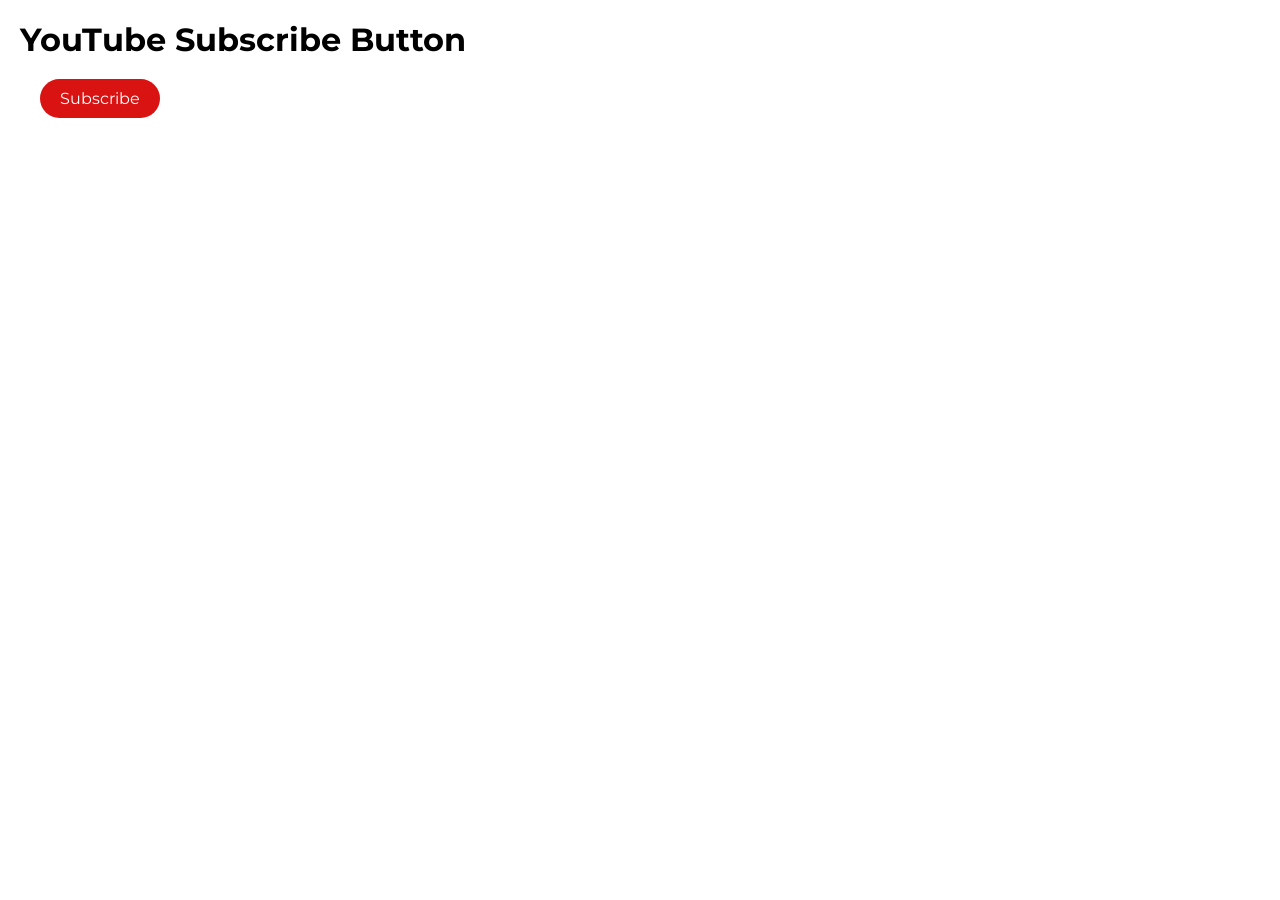
<file: 10-dom-projects/index.html>
<!DOCTYPE html>
<html>

<head>
  <title>DOM Project</title>
  <link rel="stylesheet" href="style.css">
</head>

<body>
  <h1>YouTube Subscribe Button</h1>
  <button class="subscribe-btn">Subscribe</button>

  <script src="script.js"></script>
</body>

</html>
</file>
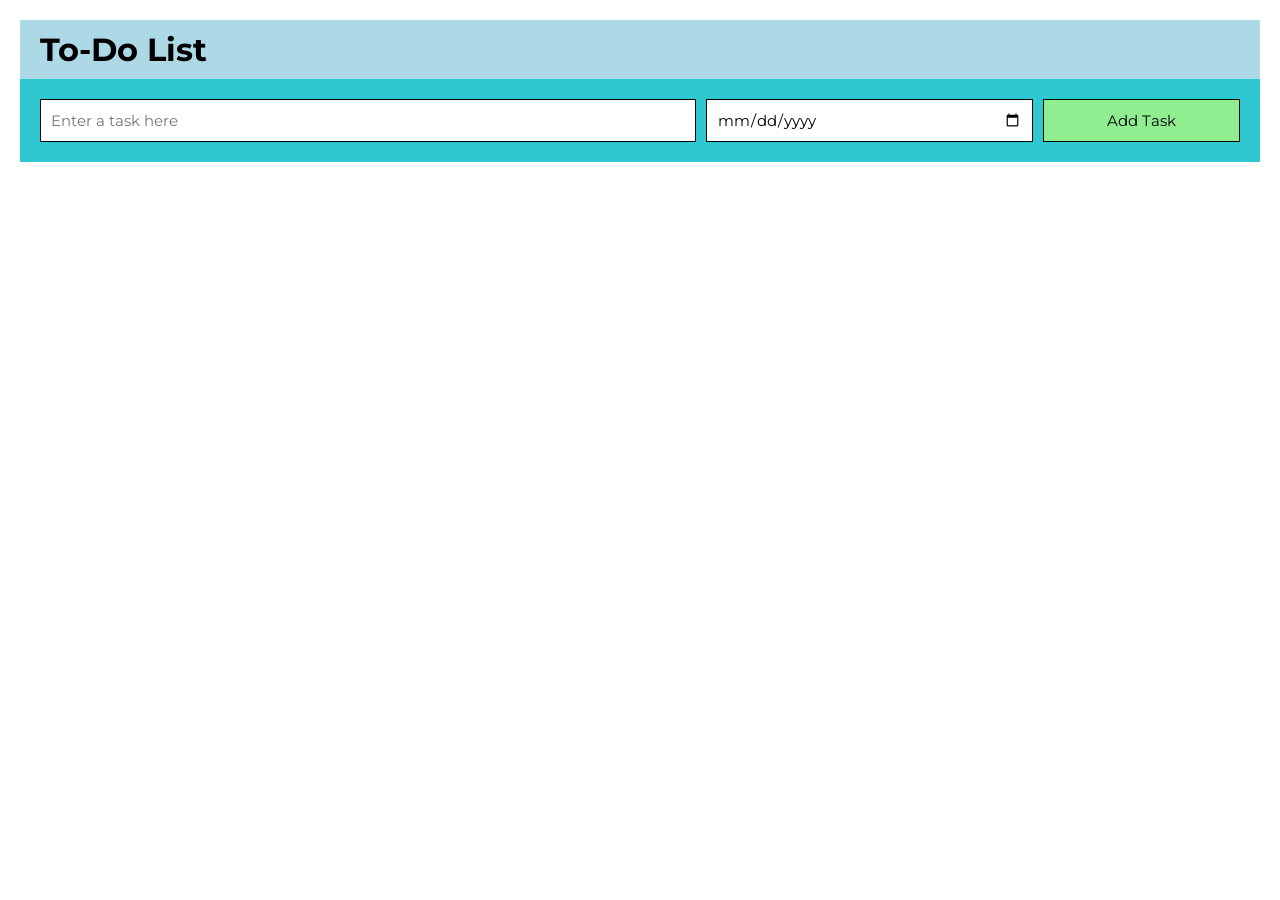
<file: To-Do List/index.html>
<!DOCTYPE html>
<html>

<head>
  <title>To-Do List</title>

  <style>
      @import url('https://fonts.googleapis.com/css2?family=Montserrat:ital,wght@0,100..900;1,100..900&display=swap');

      * {
        padding: 0;
        margin: 0;
        box-sizing: border-box;
        font-family: Montserrat, sans-serif;
      }

      body {
        padding: 20px;
      }

      header {
        background: lightblue;
        padding: 10px 20px;
      }

      main {
        background: rgb(46, 200, 211);
        padding: 20px;
      }

      input {
        padding: 10px;
        font-size: 15px;
        border: 1px solid black;
      }

      button {
        padding: 10px;
        font-size: 15px;
        border: 1px solid black;
        background: white;
        cursor: pointer;
      }

      #add-task-button {
        background: lightgreen;
      }

      .delete-btn {
        background: rgb(255, 143, 143);
      }

      #task-form {
        display: grid;
        grid-template-columns: 2fr 1fr 0.6fr;
        gap: 10px;
      }

      #task-list  li{
        list-style: none;
        display: grid;
        grid-template-columns: 2fr 1fr 0.6fr;
        gap: 10px;
        margin: 10px 0;
      }
    </style>
</head>

<body>
  <header>
    <h1>To-Do List</h1>
  </header>

  <main>

    <div id="task-form">
      <input type="text" id="task-name" placeholder="Enter a task here" required>
      <input type="date" id="task-date" required>
      <button id="add-task-button">Add Task</button>
    </div>

    <div id="task-container">
      <ul id="task-list"></ul>
    </div>
  </main>

  <script>
    const tasks = JSON.parse(localStorage.getItem('tasks')) || [];

    const taskName = document.getElementById('task-name');
    const taskDate = document.getElementById('task-date');
    const taskList = document.getElementById('task-list');
    
    const addBtn = document.getElementById('add-task-button');

    renderTasks();

    addBtn.addEventListener('click', () => {
      addTask();
      renderTasks();
    });

    function addTask() {
      const taskValue = taskName.value;
      const dateValue = taskDate.value;

      if (taskValue && dateValue) {
        tasks.push({name: taskValue, date: dateValue});
        localStorage.setItem('tasks', JSON.stringify(tasks));
        taskName.value = '';
        taskDate.value = '';
      } else {
        alert('Please enter both task name and date.');
      }
    }

    function renderTasks() {
      taskList.innerHTML = '';

      tasks.forEach((task, index) => {
        const li = document.createElement('li');
        li.innerHTML = `
        <p>${task.name}</p>
        <p>${task.date}</p>
        <button class="delete-btn">Delete</button>
        `;
        taskList.appendChild(li);

        const deleteBtn = li.querySelector('.delete-btn');
        deleteBtn.addEventListener('click', () => {
          deleteTask(index);
        })
      });
    }

    function deleteTask(index) {
      tasks.splice(index, 1);
      localStorage.setItem('tasks', JSON.stringify(tasks));
      renderTasks();
    }
  </script>
</body>

</html>
</file>
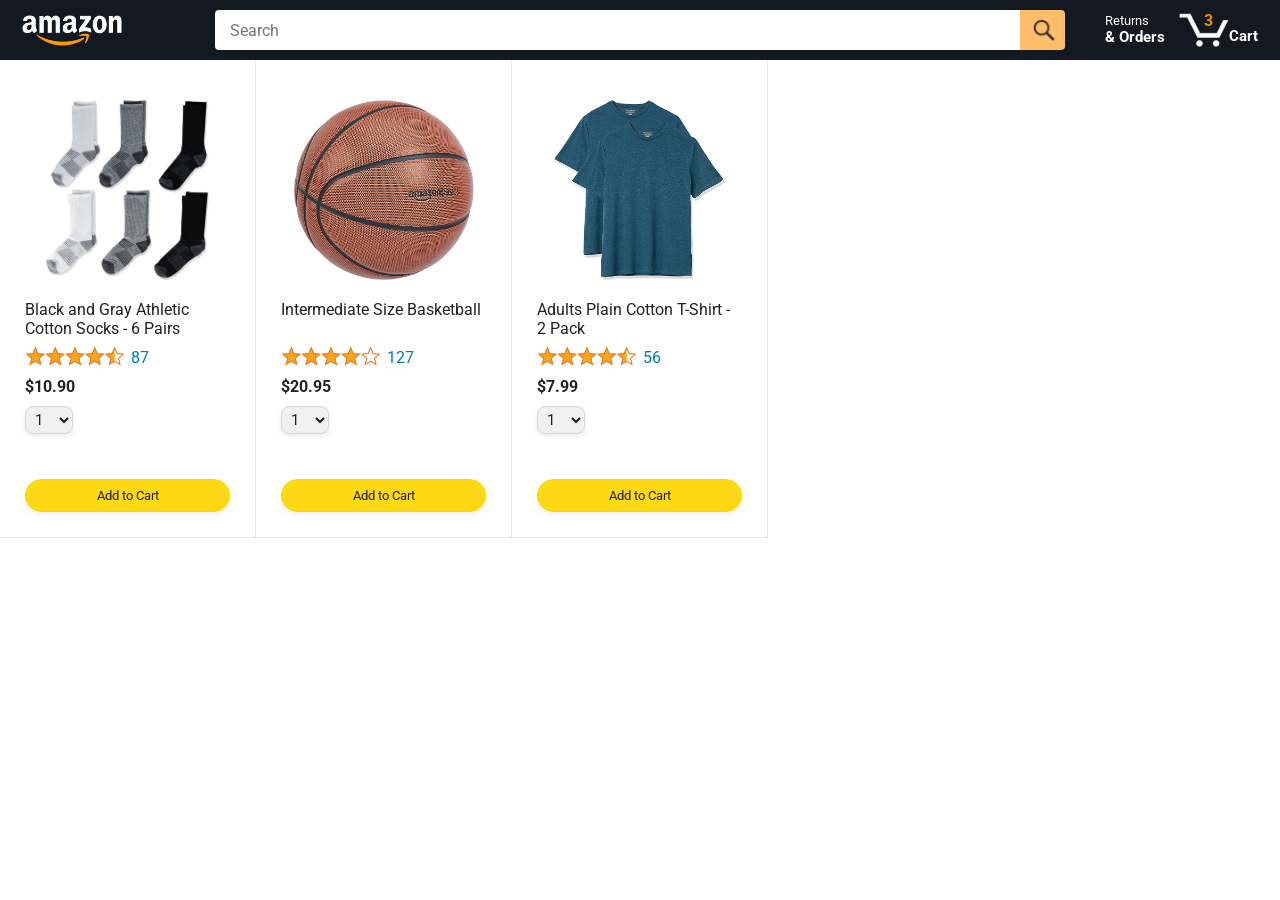
<file: javascript-amazon-project-main/amazon.html>
<!DOCTYPE html>
<html>

<head>
  <title>Amazon Project</title>

  <!-- This code is needed for responsive design to work.
      (Responsive design = make the website look good on
      smaller screen sizes like a phone or a tablet). -->
  <meta name="viewport" content="width=device-width, initial-scale=1">

  <!-- Load a font called Roboto from Google Fonts. -->
  <link rel="preconnect" href="https://fonts.googleapis.com">
  <link rel="preconnect" href="https://fonts.gstatic.com" crossorigin>
  <link href="https://fonts.googleapis.com/css2?family=Roboto:wght@400;500;700&display=swap" rel="stylesheet">

  <!-- Here are the CSS files for this page. -->
  <link rel="stylesheet" href="styles/shared/general.css">
  <link rel="stylesheet" href="styles/shared/amazon-header.css">
  <link rel="stylesheet" href="styles/pages/amazon.css">
</head>

<body>
  <div class="amazon-header">
    <div class="amazon-header-left-section">
      <a href="amazon.html" class="header-link">
        <img class="amazon-logo" src="images/amazon-logo-white.png">
        <img class="amazon-mobile-logo" src="images/amazon-mobile-logo-white.png">
      </a>
    </div>

    <div class="amazon-header-middle-section">
      <input class="search-bar" type="text" placeholder="Search">

      <button class="search-button">
        <img class="search-icon" src="images/icons/search-icon.png">
      </button>
    </div>

    <div class="amazon-header-right-section">
      <a class="orders-link header-link" href="orders.html">
        <span class="returns-text">Returns</span>
        <span class="orders-text">& Orders</span>
      </a>

      <a class="cart-link header-link" href="checkout.html">
        <img class="cart-icon" src="images/icons/cart-icon.png">
        <div class="cart-quantity">3</div>
        <div class="cart-text">Cart</div>
      </a>
    </div>
  </div>

  <div class="main">
    <div class="products-grid">
      <div class="product-container">
        <div class="product-image-container">
          <img class="product-image" src="images/products/athletic-cotton-socks-6-pairs.jpg">
        </div>

        <div class="product-name limit-text-to-2-lines">
          Black and Gray Athletic Cotton Socks - 6 Pairs
        </div>

        <div class="product-rating-container">
          <img class="product-rating-stars" src="images/ratings/rating-45.png">
          <div class="product-rating-count link-primary">
            87
          </div>
        </div>

        <div class="product-price">
          $10.90
        </div>

        <div class="product-quantity-container">
          <select>
            <option selected value="1">1</option>
            <option value="2">2</option>
            <option value="3">3</option>
            <option value="4">4</option>
            <option value="5">5</option>
            <option value="6">6</option>
            <option value="7">7</option>
            <option value="8">8</option>
            <option value="9">9</option>
            <option value="10">10</option>
          </select>
        </div>

        <div class="product-spacer"></div>

        <div class="added-to-cart">
          <img src="images/icons/checkmark.png">
          Added
        </div>

        <button class="add-to-cart-button button-primary">
          Add to Cart
        </button>
      </div>

      <div class="product-container">
        <div class="product-image-container">
          <img class="product-image" src="images/products/intermediate-composite-basketball.jpg">
        </div>

        <div class="product-name limit-text-to-2-lines">
          Intermediate Size Basketball
        </div>

        <div class="product-rating-container">
          <img class="product-rating-stars" src="images/ratings/rating-40.png">
          <div class="product-rating-count link-primary">
            127
          </div>
        </div>

        <div class="product-price">
          $20.95
        </div>

        <div class="product-quantity-container">
          <select>
            <option selected value="1">1</option>
            <option value="2">2</option>
            <option value="3">3</option>
            <option value="4">4</option>
            <option value="5">5</option>
            <option value="6">6</option>
            <option value="7">7</option>
            <option value="8">8</option>
            <option value="9">9</option>
            <option value="10">10</option>
          </select>
        </div>

        <div class="product-spacer"></div>

        <div class="added-to-cart">
          <img src="images/icons/checkmark.png">
          Added
        </div>

        <button class="add-to-cart-button button-primary">
          Add to Cart
        </button>
      </div>

      <div class="product-container">
        <div class="product-image-container">
          <img class="product-image" src="images/products/adults-plain-cotton-tshirt-2-pack-teal.jpg">
        </div>

        <div class="product-name limit-text-to-2-lines">
          Adults Plain Cotton T-Shirt - 2 Pack
        </div>

        <div class="product-rating-container">
          <img class="product-rating-stars" src="images/ratings/rating-45.png">
          <div class="product-rating-count link-primary">
            56
          </div>
        </div>

        <div class="product-price">
          $7.99
        </div>

        <div class="product-quantity-container">
          <select>
            <option selected value="1">1</option>
            <option value="2">2</option>
            <option value="3">3</option>
            <option value="4">4</option>
            <option value="5">5</option>
            <option value="6">6</option>
            <option value="7">7</option>
            <option value="8">8</option>
            <option value="9">9</option>
            <option value="10">10</option>
          </select>
        </div>

        <div class="product-spacer"></div>

        <div class="added-to-cart">
          <img src="images/icons/checkmark.png">
          Added
        </div>

        <button class="add-to-cart-button button-primary">
          Add to Cart
        </button>
      </div>
    </div>
  </div>
</body>

</html>
</file>
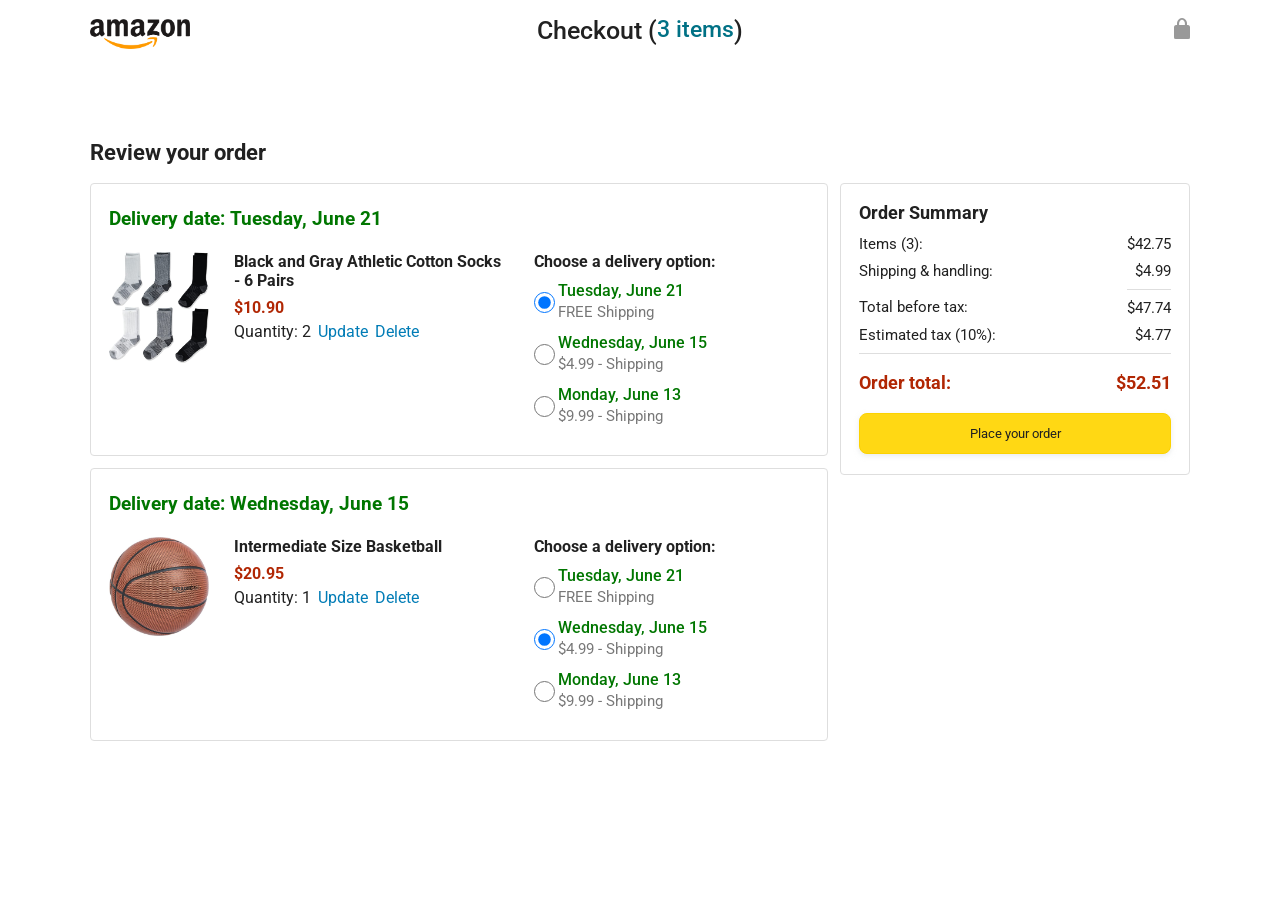
<file: javascript-amazon-project-main/checkout.html>
<!DOCTYPE html>
<html>
  <head>
    <title>Checkout</title>

    <!-- This code is needed for responsive design to work.
      (Responsive design = make the website look good on
      smaller screen sizes like a phone or a tablet). -->
    <meta name="viewport" content="width=device-width, initial-scale=1">

    <!-- Load a font called Roboto from Google Fonts. -->
    <link rel="preconnect" href="https://fonts.googleapis.com">
    <link rel="preconnect" href="https://fonts.gstatic.com" crossorigin>
    <link href="https://fonts.googleapis.com/css2?family=Roboto:wght@400;500;700&display=swap" rel="stylesheet">

    <!-- Here are the CSS files for this page. -->
    <link rel="stylesheet" href="styles/shared/general.css">
    <link rel="stylesheet" href="styles/pages/checkout/checkout-header.css">
    <link rel="stylesheet" href="styles/pages/checkout/checkout.css">
  </head>
  <body>
    <div class="checkout-header">
      <div class="header-content">
        <div class="checkout-header-left-section">
          <a href="amazon.html">
            <img class="amazon-logo" src="images/amazon-logo.png">
            <img class="amazon-mobile-logo" src="images/amazon-mobile-logo.png">
          </a>
        </div>

        <div class="checkout-header-middle-section">
          Checkout (<a class="return-to-home-link"
            href="amazon.html">3 items</a>)
        </div>

        <div class="checkout-header-right-section">
          <img src="images/icons/checkout-lock-icon.png">
        </div>
      </div>
    </div>

    <div class="main">
      <div class="page-title">Review your order</div>

      <div class="checkout-grid">
        <div class="order-summary">
          <div class="cart-item-container">
            <div class="delivery-date">
              Delivery date: Tuesday, June 21
            </div>

            <div class="cart-item-details-grid">
              <img class="product-image"
                src="images/products/athletic-cotton-socks-6-pairs.jpg">

              <div class="cart-item-details">
                <div class="product-name">
                  Black and Gray Athletic Cotton Socks - 6 Pairs
                </div>
                <div class="product-price">
                  $10.90
                </div>
                <div class="product-quantity">
                  <span>
                    Quantity: <span class="quantity-label">2</span>
                  </span>
                  <span class="update-quantity-link link-primary">
                    Update
                  </span>
                  <span class="delete-quantity-link link-primary">
                    Delete
                  </span>
                </div>
              </div>

              <div class="delivery-options">
                <div class="delivery-options-title">
                  Choose a delivery option:
                </div>
                <div class="delivery-option">
                  <input type="radio" checked
                    class="delivery-option-input"
                    name="delivery-option-1">
                  <div>
                    <div class="delivery-option-date">
                      Tuesday, June 21
                    </div>
                    <div class="delivery-option-price">
                      FREE Shipping
                    </div>
                  </div>
                </div>
                <div class="delivery-option">
                  <input type="radio"
                    class="delivery-option-input"
                    name="delivery-option-1">
                  <div>
                    <div class="delivery-option-date">
                      Wednesday, June 15
                    </div>
                    <div class="delivery-option-price">
                      $4.99 - Shipping
                    </div>
                  </div>
                </div>
                <div class="delivery-option">
                  <input type="radio"
                    class="delivery-option-input"
                    name="delivery-option-1">
                  <div>
                    <div class="delivery-option-date">
                      Monday, June 13
                    </div>
                    <div class="delivery-option-price">
                      $9.99 - Shipping
                    </div>
                  </div>
                </div>
              </div>
            </div>
          </div>

          <div class="cart-item-container">
            <div class="delivery-date">
              Delivery date: Wednesday, June 15
            </div>

            <div class="cart-item-details-grid">
              <img class="product-image"
                src="images/products/intermediate-composite-basketball.jpg">

              <div class="cart-item-details">
                <div class="product-name">
                  Intermediate Size Basketball
                </div>
                <div class="product-price">
                  $20.95
                </div>
                <div class="product-quantity">
                  <span>
                    Quantity: <span class="quantity-label">1</span>
                  </span>
                  <span class="update-quantity-link link-primary">
                    Update
                  </span>
                  <span class="delete-quantity-link link-primary">
                    Delete
                  </span>
                </div>
              </div>

              <div class="delivery-options">
                <div class="delivery-options-title">
                  Choose a delivery option:
                </div>

                <div class="delivery-option">
                  <input type="radio" class="delivery-option-input"
                    name="delivery-option-2">
                  <div>
                    <div class="delivery-option-date">
                      Tuesday, June 21
                    </div>
                    <div class="delivery-option-price">
                      FREE Shipping
                    </div>
                  </div>
                </div>
                <div class="delivery-option">
                  <input type="radio" checked class="delivery-option-input"
                    name="delivery-option-2">
                  <div>
                    <div class="delivery-option-date">
                      Wednesday, June 15
                    </div>
                    <div class="delivery-option-price">
                      $4.99 - Shipping
                    </div>
                  </div>
                </div>
                <div class="delivery-option">
                  <input type="radio" class="delivery-option-input"
                    name="delivery-option-2">
                  <div>
                    <div class="delivery-option-date">
                      Monday, June 13
                    </div>
                    <div class="delivery-option-price">
                      $9.99 - Shipping
                    </div>
                  </div>
                </div>
              </div>
            </div>
          </div>
        </div>

        <div class="payment-summary">
          <div class="payment-summary-title">
            Order Summary
          </div>

          <div class="payment-summary-row">
            <div>Items (3):</div>
            <div class="payment-summary-money">$42.75</div>
          </div>

          <div class="payment-summary-row">
            <div>Shipping &amp; handling:</div>
            <div class="payment-summary-money">$4.99</div>
          </div>

          <div class="payment-summary-row subtotal-row">
            <div>Total before tax:</div>
            <div class="payment-summary-money">$47.74</div>
          </div>

          <div class="payment-summary-row">
            <div>Estimated tax (10%):</div>
            <div class="payment-summary-money">$4.77</div>
          </div>

          <div class="payment-summary-row total-row">
            <div>Order total:</div>
            <div class="payment-summary-money">$52.51</div>
          </div>

          <button class="place-order-button button-primary">
            Place your order
          </button>
        </div>
      </div>
    </div>
  </body>
</html>
</file>
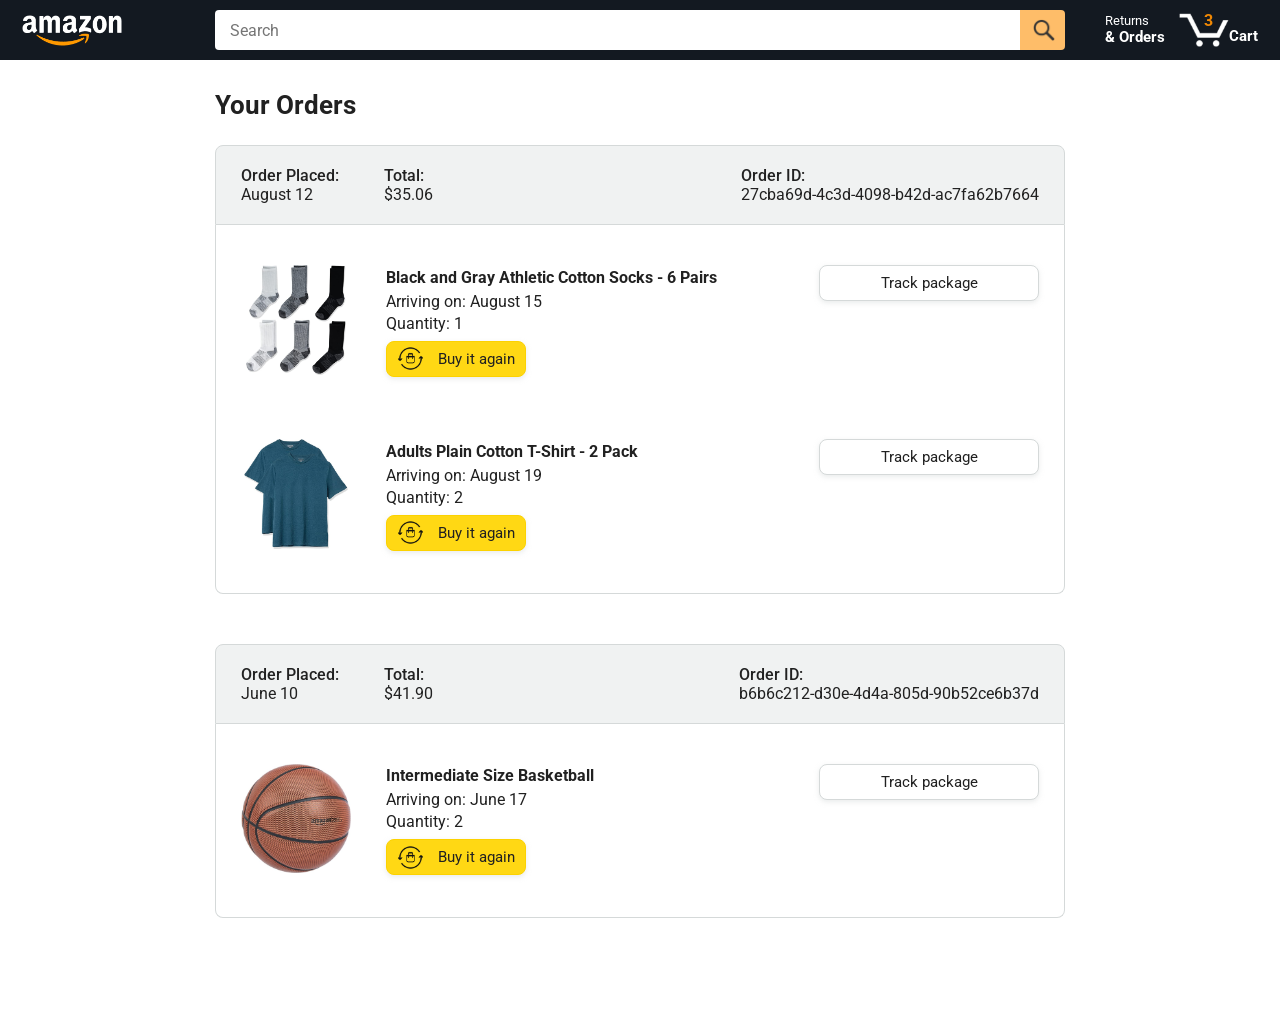
<file: javascript-amazon-project-main/orders.html>
<!DOCTYPE html>
<html>
  <head>
    <title>Orders</title>

    <!-- This code is needed for responsive design to work.
      (Responsive design = make the website look good on
      smaller screen sizes like a phone or a tablet). -->
    <meta name="viewport" content="width=device-width, initial-scale=1">

    <!-- Load a font called Roboto from Google Fonts. -->
    <link rel="preconnect" href="https://fonts.googleapis.com">
    <link rel="preconnect" href="https://fonts.gstatic.com" crossorigin>
    <link href="https://fonts.googleapis.com/css2?family=Roboto:wght@400;500;700&display=swap" rel="stylesheet">

    <!-- Here are the CSS files for this page. -->
    <link rel="stylesheet" href="styles/shared/general.css">
    <link rel="stylesheet" href="styles/shared/amazon-header.css">
    <link rel="stylesheet" href="styles/pages/orders.css">
  </head>
  <body>
    <div class="amazon-header">
      <div class="amazon-header-left-section">
        <a href="amazon.html" class="header-link">
          <img class="amazon-logo"
            src="images/amazon-logo-white.png">
          <img class="amazon-mobile-logo"
            src="images/amazon-mobile-logo-white.png">
        </a>
      </div>

      <div class="amazon-header-middle-section">
        <input class="search-bar" type="text" placeholder="Search">

        <button class="search-button">
          <img class="search-icon" src="images/icons/search-icon.png">
        </button>
      </div>

      <div class="amazon-header-right-section">
        <a class="orders-link header-link" href="orders.html">
          <span class="returns-text">Returns</span>
          <span class="orders-text">& Orders</span>
        </a>

        <a class="cart-link header-link" href="checkout.html">
          <img class="cart-icon" src="images/icons/cart-icon.png">
          <div class="cart-quantity">3</div>
          <div class="cart-text">Cart</div>
        </a>
      </div>
    </div>

    <div class="main">
      <div class="page-title">Your Orders</div>

      <div class="orders-grid">
        <div class="order-container">
          
          <div class="order-header">
            <div class="order-header-left-section">
              <div class="order-date">
                <div class="order-header-label">Order Placed:</div>
                <div>August 12</div>
              </div>
              <div class="order-total">
                <div class="order-header-label">Total:</div>
                <div>$35.06</div>
              </div>
            </div>

            <div class="order-header-right-section">
              <div class="order-header-label">Order ID:</div>
              <div>27cba69d-4c3d-4098-b42d-ac7fa62b7664</div>
            </div>
          </div>

          <div class="order-details-grid">
            <div class="product-image-container">
              <img src="images/products/athletic-cotton-socks-6-pairs.jpg">
            </div>

            <div class="product-details">
              <div class="product-name">
                Black and Gray Athletic Cotton Socks - 6 Pairs
              </div>
              <div class="product-delivery-date">
                Arriving on: August 15
              </div>
              <div class="product-quantity">
                Quantity: 1
              </div>
              <button class="buy-again-button button-primary">
                <img class="buy-again-icon" src="images/icons/buy-again.png">
                <span class="buy-again-message">Buy it again</span>
              </button>
            </div>

            <div class="product-actions">
              <a href="tracking.html">
                <button class="track-package-button button-secondary">
                  Track package
                </button>
              </a>
            </div>

            <div class="product-image-container">
              <img src="images/products/adults-plain-cotton-tshirt-2-pack-teal.jpg">
            </div>

            <div class="product-details">
              <div class="product-name">
                Adults Plain Cotton T-Shirt - 2 Pack
              </div>
              <div class="product-delivery-date">
                Arriving on: August 19
              </div>
              <div class="product-quantity">
                Quantity: 2
              </div>
              <button class="buy-again-button button-primary">
                <img class="buy-again-icon" src="images/icons/buy-again.png">
                <span class="buy-again-message">Buy it again</span>
              </button>
            </div>

            <div class="product-actions">
              <a href="tracking.html">
                <button class="track-package-button button-secondary">
                  Track package
                </button>
              </a>
            </div>
          </div>
        </div>

        <div class="order-container">

          <div class="order-header">
            <div class="order-header-left-section">
              <div class="order-date">
                <div class="order-header-label">Order Placed:</div>
                <div>June 10</div>
              </div>
              <div class="order-total">
                <div class="order-header-label">Total:</div>
                <div>$41.90</div>
              </div>
            </div>

            <div class="order-header-right-section">
              <div class="order-header-label">Order ID:</div>
              <div>b6b6c212-d30e-4d4a-805d-90b52ce6b37d</div>
            </div>
          </div>

          <div class="order-details-grid">
            <div class="product-image-container">
              <img src="images/products/intermediate-composite-basketball.jpg">
            </div>

            <div class="product-details">
              <div class="product-name">
                Intermediate Size Basketball
              </div>
              <div class="product-delivery-date">
                Arriving on: June 17
              </div>
              <div class="product-quantity">
                Quantity: 2
              </div>
              <button class="buy-again-button button-primary">
                <img class="buy-again-icon" src="images/icons/buy-again.png">
                <span class="buy-again-message">Buy it again</span>
              </button>
            </div>

            <div class="product-actions">
              <a href="tracking.html">
                <button class="track-package-button button-secondary">
                  Track package
                </button>
              </a>
            </div>
          </div>
        </div>
      </div>
    </div>
  </body>
</html>
</file>
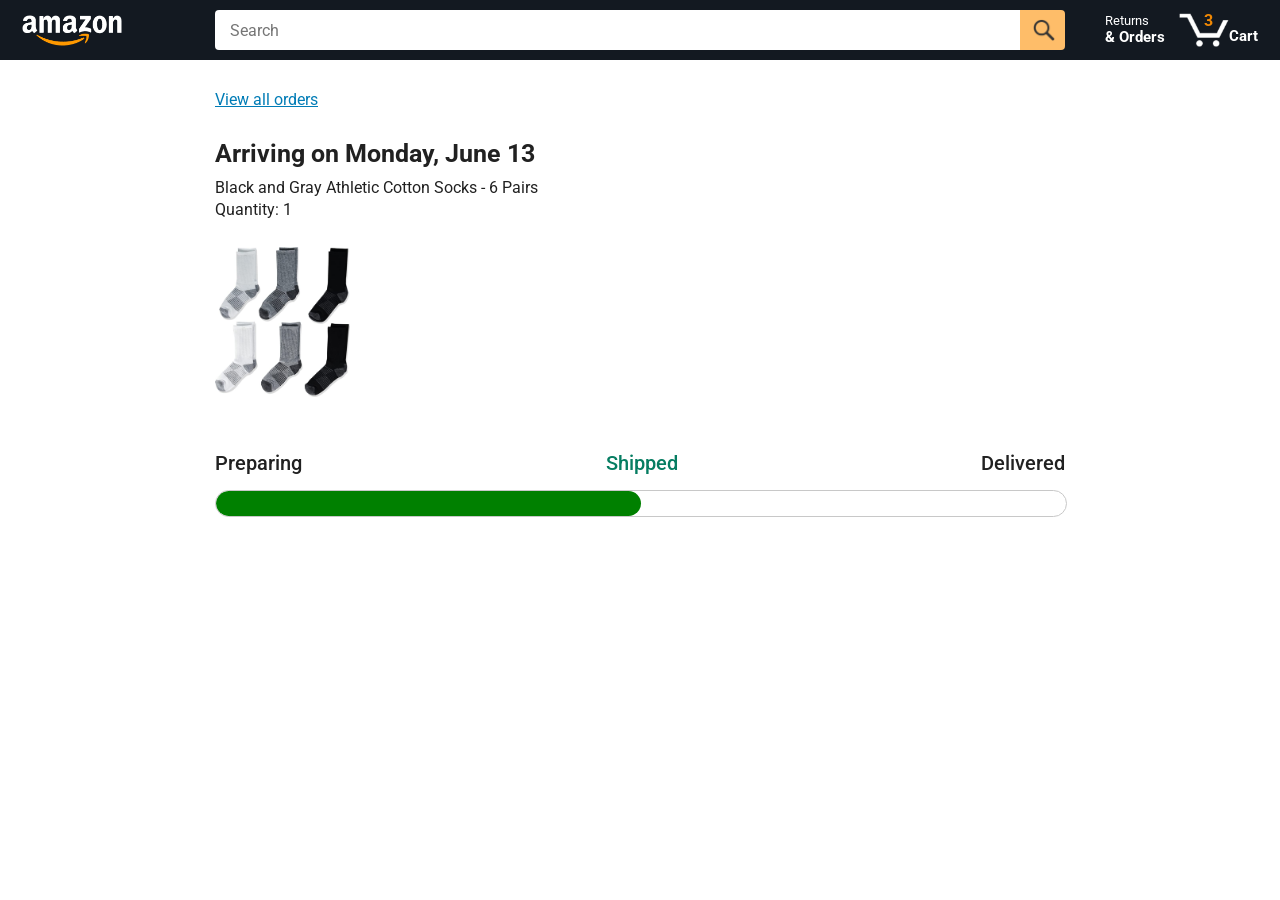
<file: javascript-amazon-project-main/tracking.html>
<!DOCTYPE html>
<html>
  <head>
    <title>Tracking</title>

    <!-- This code is needed for responsive design to work.
      (Responsive design = make the website look good on
      smaller screen sizes like a phone or a tablet). -->
    <meta name="viewport" content="width=device-width, initial-scale=1">

    <!-- Load a font called Roboto from Google Fonts. -->
    <link rel="preconnect" href="https://fonts.googleapis.com">
    <link rel="preconnect" href="https://fonts.gstatic.com" crossorigin>
    <link href="https://fonts.googleapis.com/css2?family=Roboto:wght@400;500;700&display=swap" rel="stylesheet">

    <!-- Here are the CSS files for this page. -->
    <link rel="stylesheet" href="styles/shared/general.css">
    <link rel="stylesheet" href="styles/shared/amazon-header.css">
    <link rel="stylesheet" href="styles/pages/tracking.css">
  </head>
  <body>
    <div class="amazon-header">
      <div class="amazon-header-left-section">
        <a href="amazon.html" class="header-link">
          <img class="amazon-logo"
            src="images/amazon-logo-white.png">
          <img class="amazon-mobile-logo"
            src="images/amazon-mobile-logo-white.png">
        </a>
      </div>

      <div class="amazon-header-middle-section">
        <input class="search-bar" type="text" placeholder="Search">

        <button class="search-button">
          <img class="search-icon" src="images/icons/search-icon.png">
        </button>
      </div>

      <div class="amazon-header-right-section">
        <a class="orders-link header-link" href="orders.html">
          <span class="returns-text">Returns</span>
          <span class="orders-text">& Orders</span>
        </a>

        <a class="cart-link header-link" href="checkout.html">
          <img class="cart-icon" src="images/icons/cart-icon.png">
          <div class="cart-quantity">3</div>
          <div class="cart-text">Cart</div>
        </a>
      </div>
    </div>

    <div class="main">
      <div class="order-tracking">
        <a class="back-to-orders-link link-primary" href="orders.html">
          View all orders
        </a>

        <div class="delivery-date">
          Arriving on Monday, June 13
        </div>

        <div class="product-info">
          Black and Gray Athletic Cotton Socks - 6 Pairs
        </div>

        <div class="product-info">
          Quantity: 1
        </div>

        <img class="product-image" src="images/products/athletic-cotton-socks-6-pairs.jpg">

        <div class="progress-labels-container">
          <div class="progress-label">
            Preparing
          </div>
          <div class="progress-label current-status">
            Shipped
          </div>
          <div class="progress-label">
            Delivered
          </div>
        </div>

        <div class="progress-bar-container">
          <div class="progress-bar"></div>
        </div>
      </div>
    </div>
  </body>
</html>
</file>
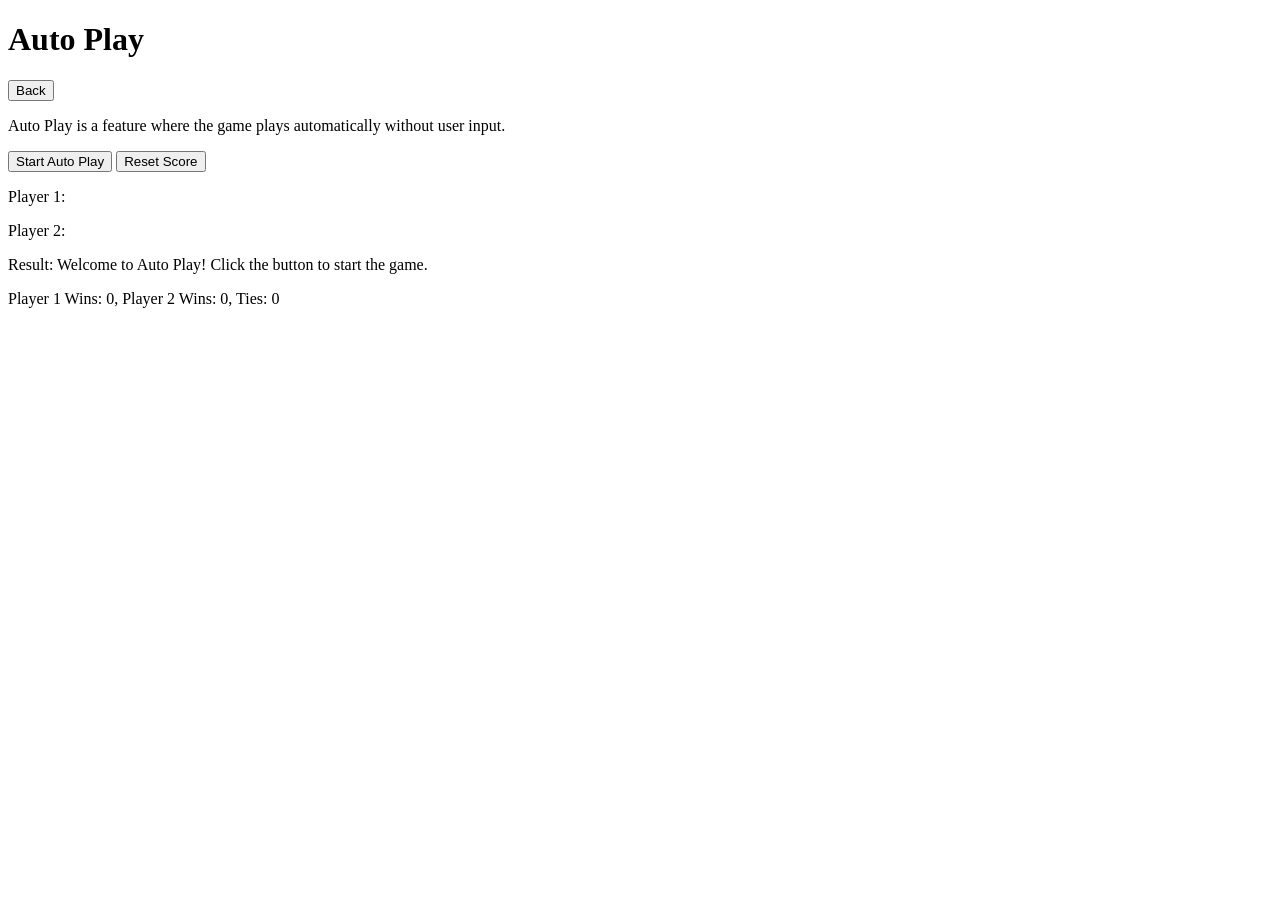
<file: Rock Paper Scissors Game/autoPlay.html>
<!DOCTYPE html>
<html>

  <head>
    <title>Auto Play</title>
</head>

<body>
  <header>
    <h1>Auto Play</h1>
    <a href="index.html"><button>Back</button></a>
  </header>
  
  <main>
    <p>Auto Play is a feature where the game plays automatically without user input.</p>
    <button id="start-autoplay-btn">Start Auto Play</button>
    <button id="reset-btn">Reset Score</button>
    <div id="result"></div>
  </main>
  
  <script>
    const choices = ["Rock", "Paper", "Scissors"];
    const score = JSON.parse(localStorage.getItem("score")) || {
      player1: 0,
      player2: 0,
      ties: 0
    };
    let isPlaying = false;
    let intervalId;
    const resultDiv = document.getElementById("result");

    render("", "", "Welcome to Auto Play! Click the button to start the game.");

    const startAutoPlayBtn = document.getElementById("start-autoplay-btn");
    startAutoPlayBtn.addEventListener("click", () => {
      autoPlay();
    });

    const resetBtn = document.getElementById("reset-btn");
    resetBtn.addEventListener("click", () => {
      resetScore();
    })




    // All the functions below.
    function playGame() {
      const player1 = choices[Math.floor(Math.random() * choices.length)];
      const player2 = choices[Math.floor(Math.random() * choices.length)];
      let result = "";

      if (player1 === player2) {
        result = "It's a tie!";
        score.ties++;
      } else if (
        (player1 === "Rock" && player2 === "Scissors") ||
        (player1 === "Paper" && player2 === "Rock") ||
        (player1 === "Scissors" && player2 === "Paper")
      ) {
        result = "Player 1 wins!";
        score.player1++;
      } else {
        result = "Player 2 wins!";
        score.player2++;
      }

      localStorage.setItem("score", JSON.stringify(score));
      render(player1, player2, result);
    }

    function autoPlay() {

      if (!isPlaying) {
        isPlaying = true;
        startAutoPlayBtn.textContent = "Stop Auto Play";
        intervalId = setInterval(playGame, 1000);
      } else {
        isPlaying = false;
        startAutoPlayBtn.textContent = "Start Auto Play";
        clearInterval(intervalId);
      }

    }

    function render(player1, player2, result) {
      resultDiv.innerHTML = `
        <p>Player 1: ${player1}</p>
        <p>Player 2: ${player2}</p>
        <p>Result: ${result}</p>
        <p>Player 1 Wins: ${score.player1}, Player 2 Wins: ${score.player2}, Ties: ${score.ties}</p>
      `;
    }

    function resetScore() {
      localStorage.removeItem("score");
      score.player1 = 0;
      score.player2 = 0;
      score.ties = 0;

      if (isPlaying) {
        isPlaying = false;
        startAutoPlayBtn.textContent = "Start Auto Play";
        clearInterval(intervalId);
      }
      render("", "", "Score reset! Click the button to start Auto Play again.");
    }
  </script>
</body>

</html>
</file>
<file: 10-dom-projects/style.css>
@import url('https://fonts.googleapis.com/css2?family=Montserrat:ital,wght@0,100..900;1,100..900&display=swap');

* {
  margin: 0;
  padding: 0;
  box-sizing: border-box;
  font-family: 'Montserrat', sans-serif;
}

body {
  padding: 20px;
}

button {
  font-size: 16px;
  
  border: none;
  border-radius: 50px;
  padding: 10px 20px;
  margin: 20px;
  
  cursor: pointer;
  transition: all 0.3s ease;
}

.subscribe-btn {
  background: rgb(217, 18, 18);
  color: white;
}

.subscribed {
  background: white;
  color: rgb(217, 18, 18);
  border: 1px solid rgb(217, 18, 18);
}
</file>
<file: javascript-amazon-project-main/styles/shared/general.css>
body {
  font-family: Roboto, Arial;
  color: rgb(33, 33, 33);
  /* The <body> element has a default margin of 8px
     on all sides. This removes the default margins. */
  margin: 0;
}

/* <p> elements have a default margin on the top
   and bottom. This removes the default margins. */
p {
  margin: 0;
}

button {
  cursor: pointer;
}

select {
  cursor: pointer;
}

input, select, button {
  font-family: Roboto, Arial;
}

.button-primary {
  color: rgb(33, 33, 33);
  background-color: rgb(255, 216, 20);
  border: 1px solid rgb(252, 210, 0);
  border-radius: 8px;
  cursor: pointer;
  box-shadow: 0 2px 5px rgba(213, 217, 217, 0.5);
}

.button-primary:hover {
  background-color: rgb(247, 202, 0);
  border: 1px solid rgb(242, 194, 0);
}

.button-primary:active {
  background: rgb(255, 216, 20);
  border-color: rgb(252, 210, 0);
  box-shadow: none;
}

.button-secondary {
  color: rgb(33, 33, 33);
  background: white;
  border: 1px solid rgb(213, 217, 217);
  border-radius: 8px;
  cursor: pointer;
  box-shadow: 0 2px 5px rgba(213, 217, 217, 0.5);
}

.button-secondary:hover {
  background-color: rgb(247, 250, 250);
}

.button-secondary:active {
  background-color: rgb(237, 253, 255);
  box-shadow: none;
}

/* These styles will limit text to 2 lines. Anything
   beyond 2 lines will be replaced with "..."
   You can find this code by using an A.I. tool or by
   searching in Google.
   https://css-tricks.com/almanac/properties/l/line-clamp/ */
.limit-text-to-2-lines {
  display: -webkit-box;
  -webkit-line-clamp: 2;
  -webkit-box-orient: vertical;
  overflow: hidden;
}

.link-primary {
  color: rgb(1, 124, 182);
  cursor: pointer;
}

.link-primary:hover {
  color: rgb(196, 80, 0);
}

/* Styles for dropdown selectors. */
select {
  color: rgb(33, 33, 33);
  background-color: rgb(240, 240, 240);
  border: 1px solid rgb(213, 217, 217);
  border-radius: 8px;
  padding: 3px 5px;
  font-size: 15px;
  cursor: pointer;
  box-shadow: 0 2px 5px rgba(213, 217, 217, 0.5);
}

select:focus,
input:focus {
  outline: 2px solid rgb(255, 153, 0);
}
</file>
<file: javascript-amazon-project-main/styles/shared/amazon-header.css>
.amazon-header {
  background-color: rgb(19, 25, 33);
  color: white;
  padding-left: 15px;
  padding-right: 15px;

  display: flex;
  align-items: center;
  justify-content: space-between;

  position: fixed;
  top: 0;
  left: 0;
  right: 0;
  height: 60px;
}

.amazon-header-left-section {
  width: 180px;
}

@media (max-width: 800px) {
  .amazon-header-left-section {
    width: unset;
  }
}

.header-link {
  display: inline-block;
  padding: 6px;
  border-radius: 2px;
  cursor: pointer;
  text-decoration: none;
  border: 1px solid rgba(0, 0, 0, 0);
}

.header-link:hover {
  border: 1px solid white;
}

.amazon-logo {
  width: 100px;
  margin-top: 5px;
}

.amazon-mobile-logo {
  display: none;
}

@media (max-width: 575px) {
  .amazon-logo {
    display: none;
  }

  .amazon-mobile-logo {
    display: block;
    height: 35px;
    margin-top: 5px;
  }
}

.amazon-header-middle-section {
  flex: 1;
  max-width: 850px;
  margin-left: 10px;
  margin-right: 10px;
  display: flex;
}

.search-bar {
  flex: 1;
  width: 0;
  font-size: 16px;
  height: 38px;
  padding-left: 15px;
  border: none;
  border-top-left-radius: 4px;
  border-bottom-left-radius: 4px;
  border-top-right-radius: 0;
  border-bottom-right-radius: 0;
}

.search-button {
  background-color: rgb(254, 189, 105);
  border: none;
  width: 45px;
  height: 40px;
  border-top-right-radius: 4px;
  border-bottom-right-radius: 4px;
  flex-shrink: 0;
}

.search-icon {
  height: 22px;
  margin-left: 2px;
  margin-top: 3px;
}

.amazon-header-right-section {
  width: 180px;
  flex-shrink: 0;
  display: flex;
  justify-content: end;
}

.orders-link {
  color: white;
}

.returns-text {
  display: block;
  font-size: 13px;
}

.orders-text {
  display: block;
  font-size: 15px;
  font-weight: 700;
}

.cart-link {
  color: white;
  display: flex;
  align-items: center;
  position: relative;
}

.cart-icon {
  width: 50px;
}

.cart-text {
  margin-top: 12px;
  font-size: 15px;
  font-weight: 700;
}

.cart-quantity {
  color: rgb(240, 136, 4);
  font-size: 16px;
  font-weight: 700;

  position: absolute;
  top: 4px;
  left: 22px;
  
  width: 26px;
  text-align: center;
}
</file>
<file: javascript-amazon-project-main/styles/pages/amazon.css>
.main {
  margin-top: 60px;
}

.products-grid {
  display: grid;

  /* - In CSS Grid, 1fr means a column will take up the
       remaining space in the grid.
     - If we write 1fr 1fr ... 1fr; 8 times, this will
       divide the grid into 8 columns, each taking up an
       equal amount of the space.
     - repeat(8, 1fr); is a shortcut for repeating "1fr"
       8 times (instead of typing out "1fr" 8 times).
       repeat(...) is a special property that works with
       display: grid; */
  grid-template-columns: repeat(8, 1fr);
}

/* @media is used to create responsive design (making the
   website look good on any screen size). This @media
   means when the screen width is 2000px or less, we
   will divide the grid into 7 columns instead of 8. */
@media (max-width: 2000px) {
  .products-grid {
    grid-template-columns: repeat(7, 1fr);
  }
}

/* This @media means when the screen width is 1600px or
   less, we will divide the grid into 6 columns. */
@media (max-width: 1600px) {
  .products-grid {
    grid-template-columns: repeat(6, 1fr);
  }
}

@media (max-width: 1300px) {
  .products-grid {
    grid-template-columns: repeat(5, 1fr);
  }
}

@media (max-width: 1000px) {
  .products-grid {
    grid-template-columns: repeat(4, 1fr);
  }
}

@media (max-width: 800px) {
  .products-grid {
    grid-template-columns: repeat(3, 1fr);
  }
}

@media (max-width: 575px) {
  .products-grid {
    grid-template-columns: repeat(2, 1fr);
  }
}

@media (max-width: 450px) {
  .products-grid {
    grid-template-columns: 1fr;
  }
}

.product-container {
  padding-top: 40px;
  padding-bottom: 25px;
  padding-left: 25px;
  padding-right: 25px;

  border-right: 1px solid rgb(231, 231, 231);
  border-bottom: 1px solid rgb(231, 231, 231);

  display: flex;
  flex-direction: column;
}

.product-image-container {
  display: flex;
  justify-content: center;
  align-items: center;

  height: 180px;
  margin-bottom: 20px;
}

.product-image {
  /* Images will overflow their container by default. To
    prevent this, we set max-width and max-height to 100%
    so they stay inside their container. */
  max-width: 100%;
  max-height: 100%;
}

.product-name {
  height: 40px;
  margin-bottom: 5px;
}

.product-rating-container {
  display: flex;
  align-items: center;
  margin-bottom: 10px;
}

.product-rating-stars {
  width: 100px;
  margin-right: 6px;
}

.product-rating-count {
  color: rgb(1, 124, 182);
  cursor: pointer;
  margin-top: 3px;
}

.product-price {
  font-weight: 700;
  margin-bottom: 10px;
}

.product-quantity-container {
  margin-bottom: 17px;
}

.product-spacer {
  flex: 1;
}

.added-to-cart {
  color: rgb(6, 125, 98);
  font-size: 16px;

  display: flex;
  align-items: center;
  margin-bottom: 8px;

  /* At first, the "Added to cart" message will
     be invisible. Use JavaScript to change the
     opacity and make it visible. */
  opacity: 0;
}

.added-to-cart img {
  height: 20px;
  margin-right: 5px;
}

.add-to-cart-button {
  width: 100%;
  padding: 8px;
  border-radius: 50px;
}
</file>
<file: javascript-amazon-project-main/styles/pages/checkout/checkout-header.css>
.checkout-header {
  height: 60px;
  padding-left: 30px;
  padding-right: 30px;
  background-color: white;

  display: flex;
  justify-content: center;

  position: fixed;
  top: 0;
  left: 0;
  right: 0;
  z-index: 1000;
}

.header-content {
  width: 100%;
  max-width: 1100px;

  display: flex;
  align-items: center;
}

.checkout-header-left-section {
  width: 150px;
}

.amazon-logo {
  width: 100px;
  margin-top: 12px;
}

.amazon-mobile-logo {
  display: none;
}

/* @media is used to create responsive design (making the
   website look good on any screen size). This @media
   means when the screen width is 575px or less, different
   styles (inside the {...}) will be applied. */
@media (max-width: 575px) {
  .checkout-header-left-section {
    width: auto;
  }

  .amazon-logo {
    display: none;
  }

  .amazon-mobile-logo {
    display: inline-block;
    height: 35px;
    margin-top: 5px;
  }
}

.checkout-header-middle-section {
  flex: 1;
  flex-shrink: 0;
  text-align: center;

  font-size: 25px;
  font-weight: 500;

  display: flex;
  justify-content: center;
}

.return-to-home-link {
  color: rgb(0, 113, 133);
  font-size: 23px;
  text-decoration: none;
  cursor: pointer;
}

@media (max-width: 1000px) {
  .checkout-header-middle-section {
    font-size: 20px;
    margin-right: 60px;
  }

  .return-to-home-link {
    font-size: 18px;
  }
}

@media (max-width: 575px) {
  .checkout-header-middle-section {
    margin-right: 5px;
  }
}

.checkout-header-right-section {
  text-align: right;
  width: 150px;
}

@media (max-width: 1000px) {
  .checkout-header-right-section {
    width: auto;
  }
}
</file>
<file: javascript-amazon-project-main/styles/pages/checkout/checkout.css>
.main {
  max-width: 1100px;
  padding-left: 30px;
  padding-right: 30px;

  margin-top: 140px;
  margin-bottom: 100px;

  /* margin-left: auto;
     margin-right auto;
     Is a trick for centering an element horizontally
     without needing a container. */
  margin-left: auto;
  margin-right: auto;
}

.page-title {
  font-weight: 700;
  font-size: 22px;
  margin-bottom: 18px;
}

.checkout-grid {
  display: grid;
  /* Here, 1fr means the first column will take
     up the remaining space in the grid. */
  grid-template-columns: 1fr 350px;
  column-gap: 12px;

  /* Use align-items: start; to prevent the elements
     in the grid from stretching vertically. */
  align-items: start;
}

@media (max-width: 1000px) {
  .main {
    max-width: 500px;
  }

  .checkout-grid {
    grid-template-columns: 1fr;
  }
}

.cart-item-container,
.payment-summary {
  border: 1px solid rgb(222, 222, 222);
  border-radius: 4px;
  padding: 18px;
}

.cart-item-container {
  margin-bottom: 12px;
}

.payment-summary {
  padding-bottom: 5px;
}

@media (max-width: 1000px) {
  .payment-summary {
    /* grid-row: 1 means this element will be placed into row
      1 in the grid. (Normally, the row that an element is
      placed in is determined by the order of the elements in
      the HTML. grid-row overrides this default ordering). */
    grid-row: 1;
    margin-bottom: 12px;
  }
}

.delivery-date {
  color: rgb(0, 118, 0);
  font-weight: 700;
  font-size: 19px;
  margin-top: 5px;
  margin-bottom: 22px;
}

.cart-item-details-grid {
  display: grid;
  /* 100px 1fr 1fr; means the 2nd and 3rd column will
     take up half the remaining space in the grid
     (they will divide up the remaining space evenly). */
  grid-template-columns: 100px 1fr 1fr;
  column-gap: 25px;
}

@media (max-width: 1000px) {
  .cart-item-details-grid {
    grid-template-columns: 100px 1fr;
    row-gap: 30px;
  }
}

.product-image {
  max-width: 100%;
  max-height: 120px;

  /* margin-left: auto;
     margin-right auto;
     Is a trick for centering an element horizontally
     without needing a container. */
  margin-left: auto;
  margin-right: auto;
}

.product-name {
  font-weight: 700;
  margin-bottom: 8px;
}

.product-price {
  color: rgb(177, 39, 4);
  font-weight: 700;
  margin-bottom: 5px;
}

.product-quantity .link-primary {
  margin-left: 3px;
}

@media (max-width: 1000px) {
  .delivery-options {
    /* grid-column: 1 means this element will be placed
       in column 1 in the grid. (Normally, the column that
       an element is placed in is determined by the order
       of the elements in the HTML. grid-column overrides
       this default ordering).
       
       / span 2 means this element will take up 2 columns
       in the grid (Normally, each element takes up 1
       column in the grid). */
    grid-column: 1 / span 2;
  }
}

.delivery-options-title {
  font-weight: 700;
  margin-bottom: 10px;
}

.delivery-option {
  display: grid;
  grid-template-columns: 24px 1fr;
  margin-bottom: 12px;
  cursor: pointer;
}

.delivery-option-input {
  margin-left: 0px;
  cursor: pointer;
}

.delivery-option-date {
  color: rgb(0, 118, 0);
  font-weight: 500;
  margin-bottom: 3px;
}

.delivery-option-price {
  color: rgb(120, 120, 120);
  font-size: 15px;
}

.payment-summary-title {
  font-weight: 700;
  font-size: 18px;
  margin-bottom: 12px;
}

.payment-summary-row {
  display: grid;
  /* 1fr auto; means the width of the 2nd column will be
     determined by the elements inside the column (auto).
     The 1st column will take up the remaining space. */
  grid-template-columns: 1fr auto;

  font-size: 15px;
  margin-bottom: 9px;
}

.payment-summary-money {
  text-align: right;
}

.subtotal-row .payment-summary-money {
  border-top: 1px solid rgb(222, 222, 222);
}

.subtotal-row div {
  padding-top: 9px;
}

.total-row {
  color: rgb(177, 39, 4);
  font-weight: 700;
  font-size: 18px;

  border-top: 1px solid rgb(222, 222, 222);
  padding-top: 18px;
}

.place-order-button {
  width: 100%;
  padding-top: 12px;
  padding-bottom: 12px;
  border-radius: 8px;

  margin-top: 11px;
  margin-bottom: 15px;
}
</file>
<file: javascript-amazon-project-main/styles/pages/orders.css>
.main {
  max-width: 850px;
  margin-top: 90px;
  margin-bottom: 100px;
  padding-left: 20px;
  padding-right: 20px;

  /* margin-left: auto;
     margin-right auto;
     Is a trick for centering an element horizontally
     without needing a container. */
  margin-left: auto;
  margin-right: auto;
}

.page-title {
  font-weight: 700;
  font-size: 26px;
  margin-bottom: 25px;
}

.orders-grid {
  display: grid;
  grid-template-columns: 1fr;
  row-gap: 50px;
}

.order-header {
  background-color: rgb(240, 242, 242);
  border: 1px solid rgb(213, 217, 217);

  display: flex;
  align-items: center;
  justify-content: space-between;

  padding: 20px 25px;
  border-top-left-radius: 8px;
  border-top-right-radius: 8px;
}

.order-header-left-section {
  display: flex;
  flex-shrink: 0;
}

.order-header-label {
  font-weight: 500;
}

.order-date,
.order-total {
  margin-right: 45px;
}

.order-header-right-section {
  flex-shrink: 1;
}

@media (max-width: 575px) {
  .order-header {
    flex-direction: column;
    align-items: start;
    line-height: 23px;
    padding: 15px;
  }

  .order-header-left-section {
    flex-direction: column;
  }

  .order-header-label {
    margin-right: 5px;
  }

  .order-date,
  .order-total {
    display: grid;
    grid-template-columns: auto 1fr;
    margin-right: 0;
  }

  .order-header-right-section {
    display: grid;
    grid-template-columns: auto 1fr;
  }
}

.order-details-grid {
  padding: 40px 25px;
  border: 1px solid rgb(213, 217, 217);
  border-top: none;
  border-bottom-left-radius: 8px;
  border-bottom-right-radius: 8px;

  display: grid;
  grid-template-columns: 110px 1fr 220px;
  column-gap: 35px;
  row-gap: 60px;
  align-items: center;
}

@media (max-width: 800px) {
  .order-details-grid {
    grid-template-columns: 110px 1fr;
    row-gap: 0;
    padding-bottom: 8px;
  }
}

@media (max-width: 450px) {
  .order-details-grid {
    grid-template-columns: 1fr;
  }
}

.product-image-container {
  text-align: center;
}

.product-image-container img {
  max-width: 110px;
  max-height: 110px;
}

.product-name {
  font-weight: 700;
  margin-bottom: 5px;
}

.product-delivery-date {
  margin-bottom: 3px;
}

.product-quantity {
  margin-bottom: 8px;
}

.buy-again-button {
  font-size: 15px;
  width: 140px;
  height: 36px;
  border-radius: 8px;

  display: flex;
  align-items: center;
  justify-content: center;
}

.buy-again-icon {
  width: 25px;
  margin-right: 15px;
}

.product-actions {
  align-self: start;
}

.track-package-button {
  width: 100%;
  font-size: 15px;
  padding: 8px;
}

@media (max-width: 800px) {
  .buy-again-button {
    margin-bottom: 10px;
  }

  .product-actions {
    /* grid-column: 2 means this element will be placed
       in column 2 in the grid. (Normally, the column that
       an element is placed in is determined by the order
       of the elements in the HTML. grid-column overrides
       this default ordering). */
    grid-column: 2;
    margin-bottom: 30px;
  }

  .track-package-button {
    width: 140px;
  }
}

@media (max-width: 450px) {
  .product-image-container {
    text-align: center;
    margin-bottom: 25px;
  }

  .product-image-container img {
    max-width: 150px;
    max-height: 150px;
  }

  .product-name {
    margin-bottom: 10px;
  }

  .product-quantity {
    margin-bottom: 15px;
  }

  .buy-again-button {
    width: 100%;
    margin-bottom: 15px;
  }

  .product-actions {
    /* grid-column: auto; undos grid-column: 2; from above.
       This element will now be placed in its normal column
       in the grid. */
    grid-column: auto;
    margin-bottom: 70px;
  }

  .track-package-button {
    width: 100%;
    padding: 12px;
  }
}
</file>
<file: javascript-amazon-project-main/styles/pages/tracking.css>
.main {
  max-width: 850px;
  margin-top: 90px;
  margin-bottom: 100px;
  padding-left: 30px;
  padding-right: 30px;

  /* margin-left: auto;
     margin-right auto;
     Is a trick for centering an element horizontally
     without needing a container. */
  margin-left: auto;
  margin-right: auto;
}

.back-to-orders-link {
  display: inline-block;
  margin-bottom: 30px;
}

.delivery-date {
  font-size: 25px;
  font-weight: 700;
  margin-bottom: 10px;
}

.product-info {
  margin-bottom: 3px;
}

.product-image {
  max-width: 150px;
  max-height: 150px;
  margin-top: 25px;
  margin-bottom: 50px;
}

.progress-labels-container {
  display: flex;
  justify-content: space-between;
  font-size: 20px;
  font-weight: 500;
  margin-bottom: 15px;
}

.current-status {
  color: rgb(6, 125, 98);
}

@media (max-width: 575px) {
  .progress-labels-container {
    font-size: 16px;
  }
}

@media (max-width: 450px) {
  .progress-labels-container {
    flex-direction: column;
    margin-bottom: 5px;
  }

  .progress-label {
    margin-bottom: 3px;
  }
}

.progress-bar-container {
  height: 25px;
  width: 100%;

  border: 1px solid rgb(200, 200, 200);
  border-radius: 50px;
  overflow: hidden;
}

.progress-bar {
  height: 100%;
  background-color: green;
  border-radius: 50px;
  width: 50%;
}
</file>
